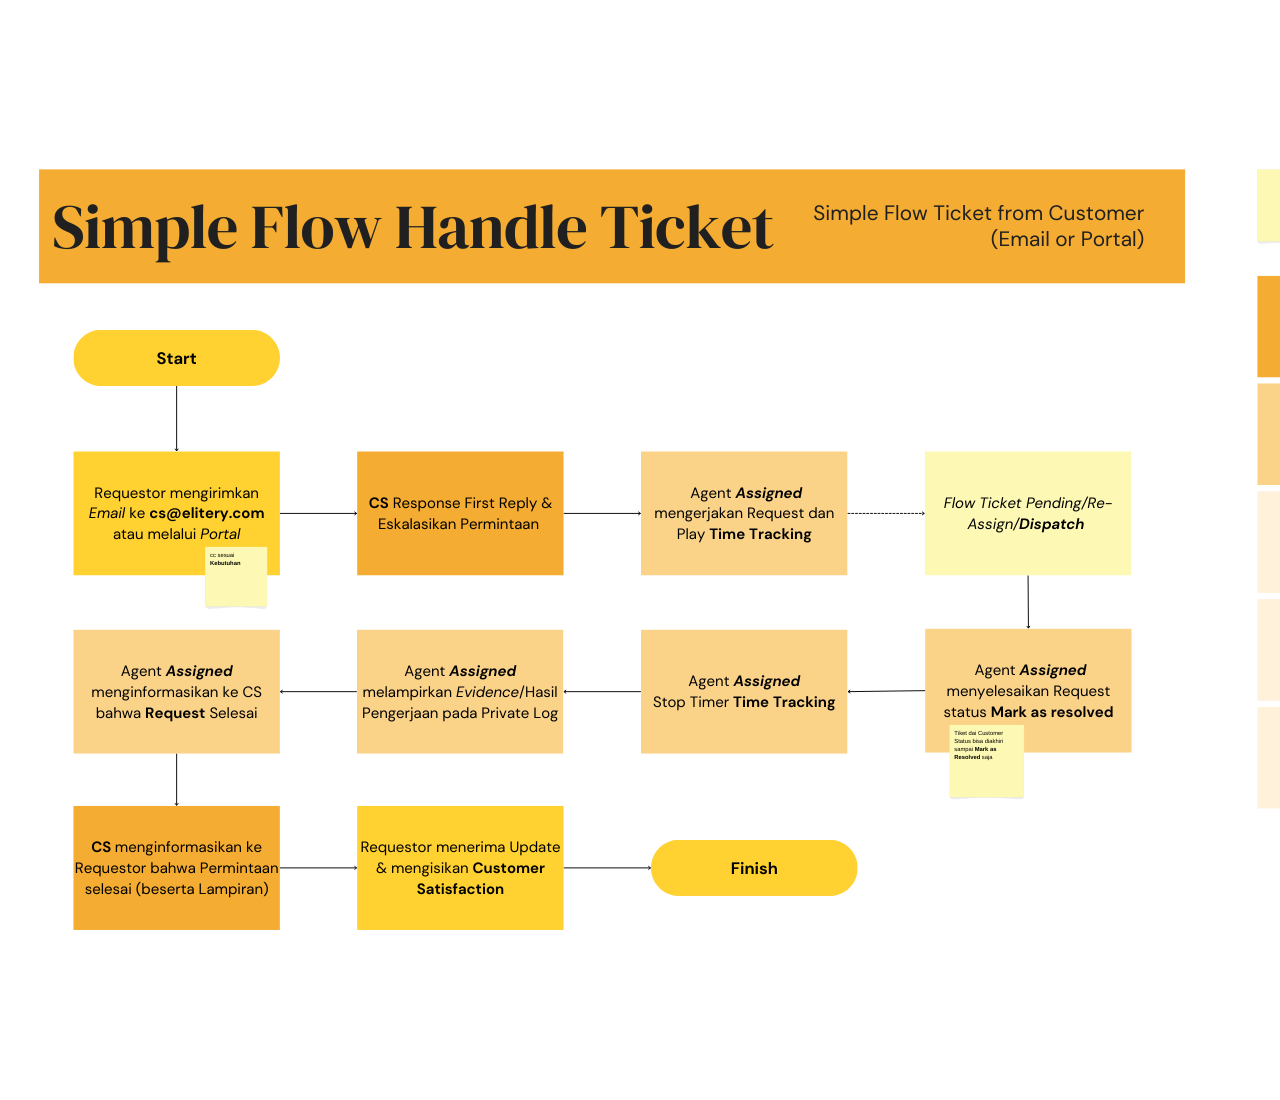
<file: Simple Workflow iTop.html>
<!DOCTYPE html><html><head><meta charset="utf-8"><title>Converted document</title></head><body><div><img alt="" src="[data-uri]"></div></body></html>
</file>
